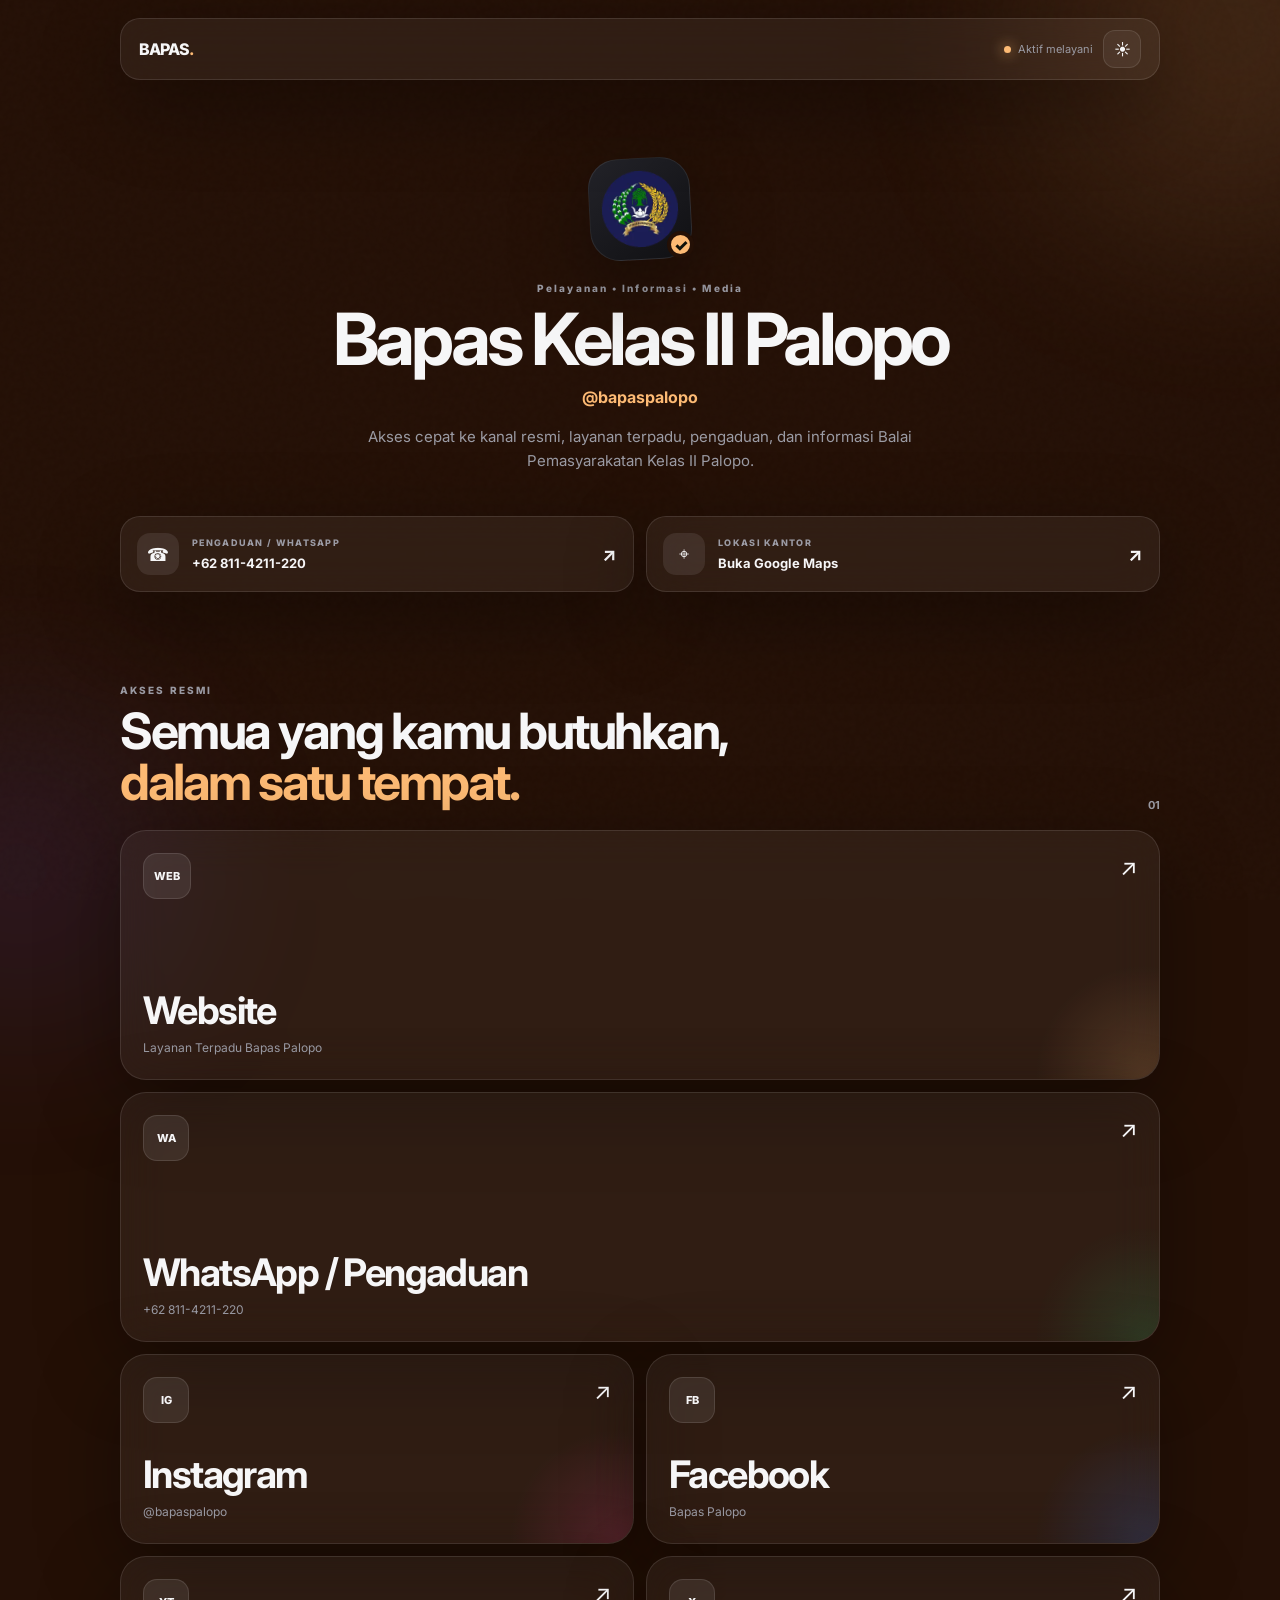
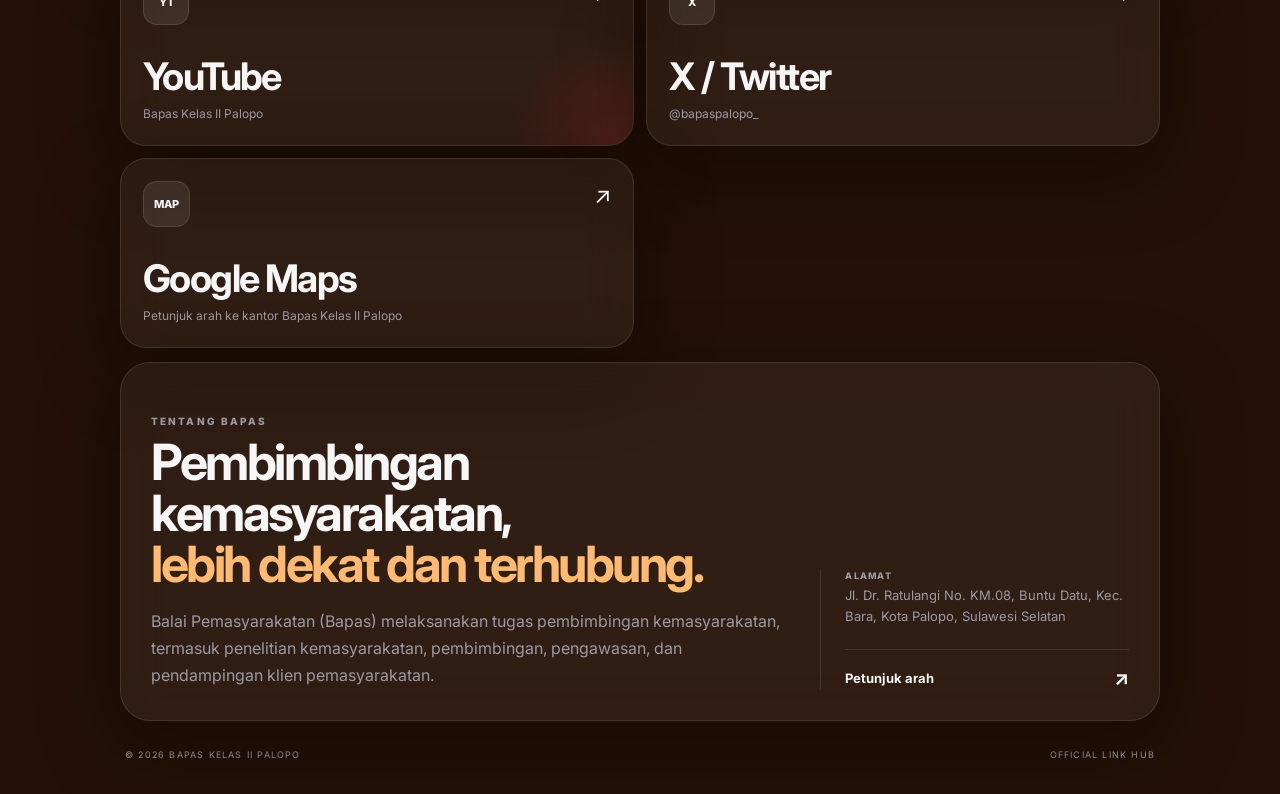
<file: index.html>
<!doctype html>
<html lang="id" data-theme="dark">
<head>
  <meta charset="UTF-8">
  <meta name="viewport" content="width=device-width,initial-scale=1,viewport-fit=cover">
  <meta name="theme-color" content="#09090b">
  <meta name="description" content="Portal tautan resmi Balai Pemasyarakatan Kelas II Palopo">
  <title>Bapas Kelas II Palopo — Link Hub</title>
  <link rel="preconnect" href="https://fonts.googleapis.com">
  <link rel="preconnect" href="https://fonts.gstatic.com" crossorigin>
  <link href="https://fonts.googleapis.com/css2?family=Inter:wght@400;500;600;700;800&display=swap" rel="stylesheet">
  <link rel="stylesheet" href="style.css">
</head>
<body>
  <div id="loader" class="loader" aria-hidden="true">
    <div class="loader-mark"><span id="loaderText">B</span><img id="loaderImage" alt="Logo Bapas Palopo" hidden></div>
    <div class="loader-copy"><strong>BAPAS PALOPO</strong><small>Connecting official links</small></div>
    <div class="loader-line"><i></i></div>
  </div>

  <div class="noise"></div>
  <div class="bg-orb orb-one"></div><div class="bg-orb orb-two"></div>

  <main class="shell" id="page">
    <nav class="topbar glass reveal">
      <a class="brand" href="#top">BAPAS<span>.</span></a>
      <div class="nav-actions">
        <span class="status"><i></i><span id="statusText">Aktif melayani</span></span>
        <button id="themeBtn" class="icon-btn" aria-label="Ganti tema">☀</button>
      </div>
    </nav>

    <section class="hero reveal" id="top">
      <div class="avatar-wrap"><div class="avatar" id="avatarBox"><span id="avatarText">BP</span><img id="avatarImage" alt="Logo Bapas Palopo" hidden></div><span class="verified">✓</span></div>
      <p class="eyebrow" id="tagline">PELAYANAN • INFORMASI • MEDIA</p>
      <h1 id="name">Bapas Kelas II Palopo</h1>
      <p class="handle" id="handle">@bapaspalopo</p>
      <p class="intro" id="bio">Akses cepat ke kanal resmi, layanan terpadu, pengaduan, dan informasi Balai Pemasyarakatan Kelas II Palopo.</p>
    </section>

    <section class="quick-contact reveal">
      <a id="phoneQuick" class="quick-card glass" href="#"><span class="quick-icon">☎</span><span><small>PENGADUAN / WHATSAPP</small><strong id="phoneText">+62 811-4211-220</strong></span><b>↗</b></a>
      <a id="mapsQuick" class="quick-card glass" href="#" target="_blank" rel="noopener noreferrer"><span class="quick-icon">⌖</span><span><small>LOKASI KANTOR</small><strong>Buka Google Maps</strong></span><b>↗</b></a>
    </section>

    <section class="links-section">
      <div class="section-head reveal"><div><p class="eyebrow">AKSES RESMI</p><h2>Semua yang kamu butuhkan,<br><span>dalam satu tempat.</span></h2></div><span class="section-index">01</span></div>
      <div class="links-grid" id="linksGrid"></div>
    </section>

    <section class="about-card glass reveal">
      <div class="about-copy"><p class="eyebrow">TENTANG BAPAS</p><h2>Pembimbingan kemasyarakatan,<br><span>lebih dekat dan terhubung.</span></h2><p id="aboutText"></p></div>
      <div class="about-meta"><div><small>ALAMAT</small><p id="addressText"></p></div><a id="aboutMaps" href="#" target="_blank" rel="noopener noreferrer">Petunjuk arah <span>↗</span></a></div>
    </section>

    <footer><span>© 2026 BAPAS KELAS II PALOPO</span><span>OFFICIAL LINK HUB</span></footer>
  </main>

  <script src="script.js"></script>
</body>
</html>
</file>
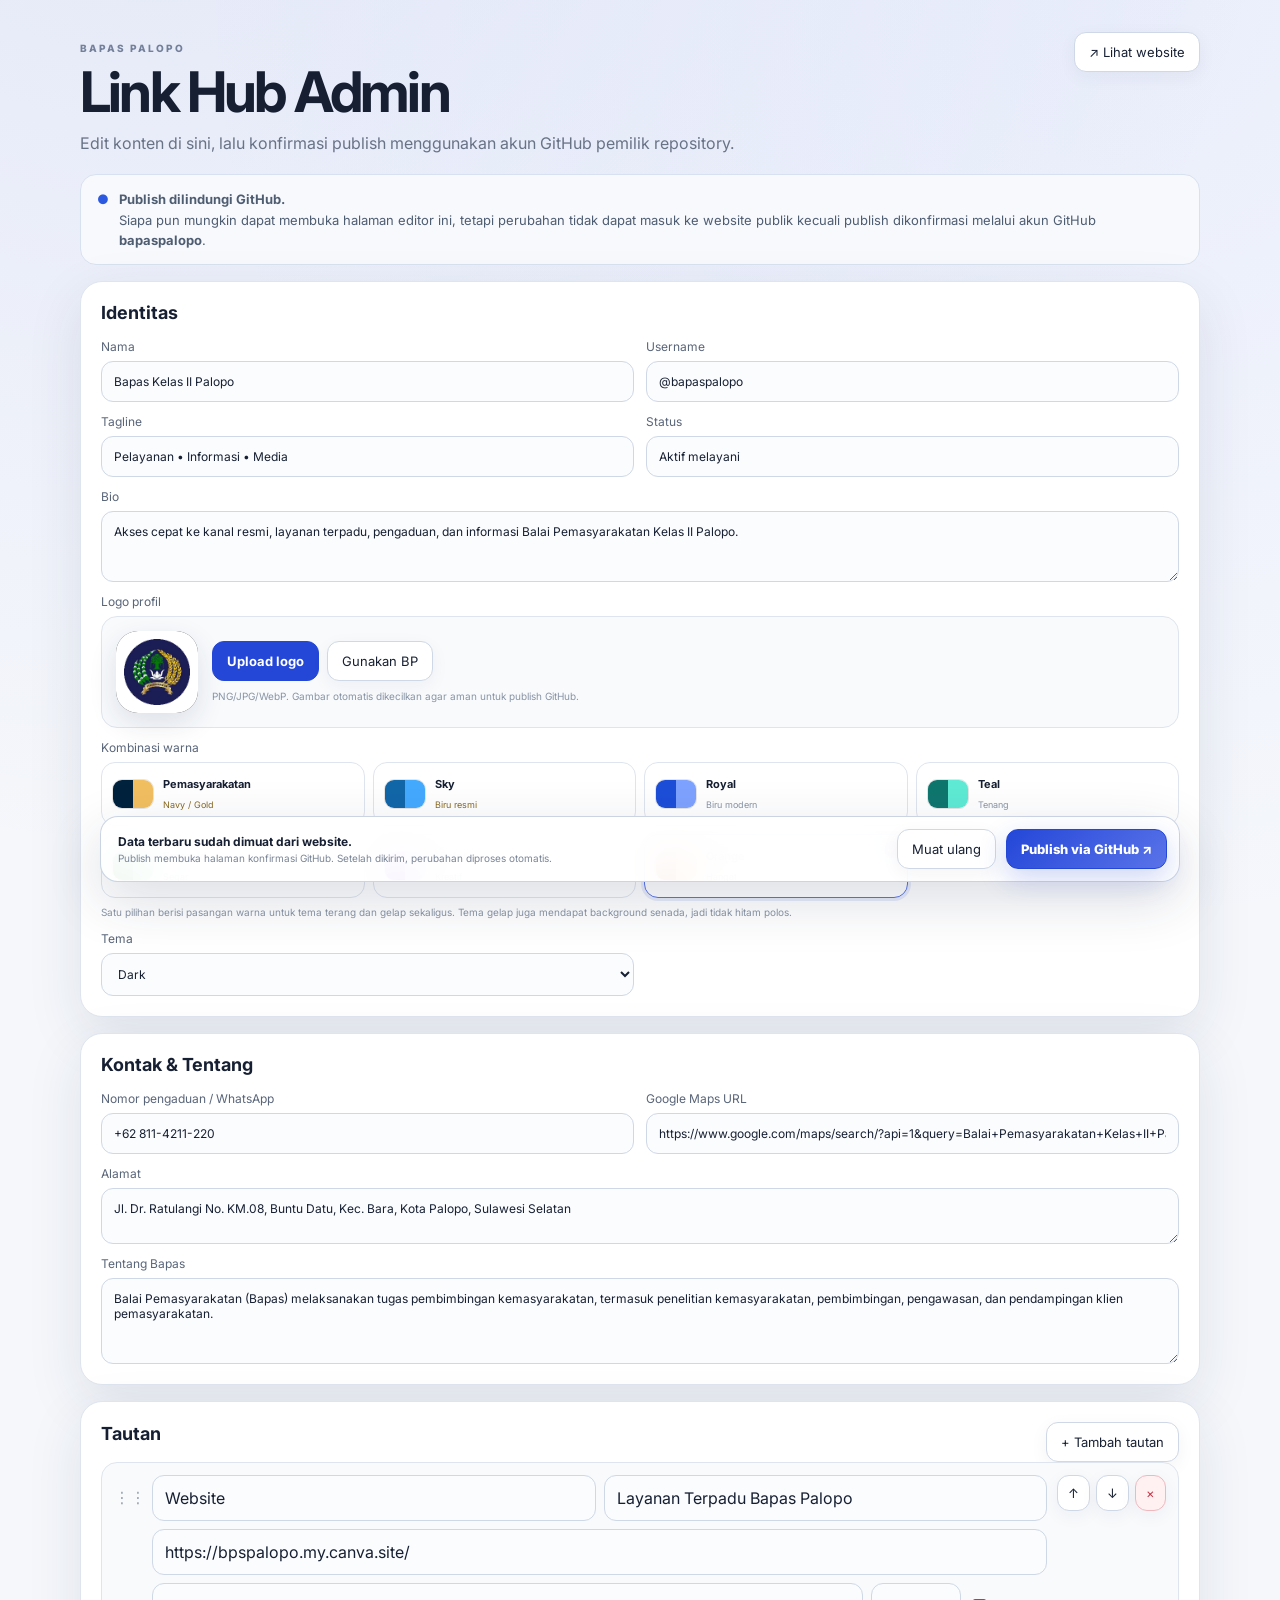
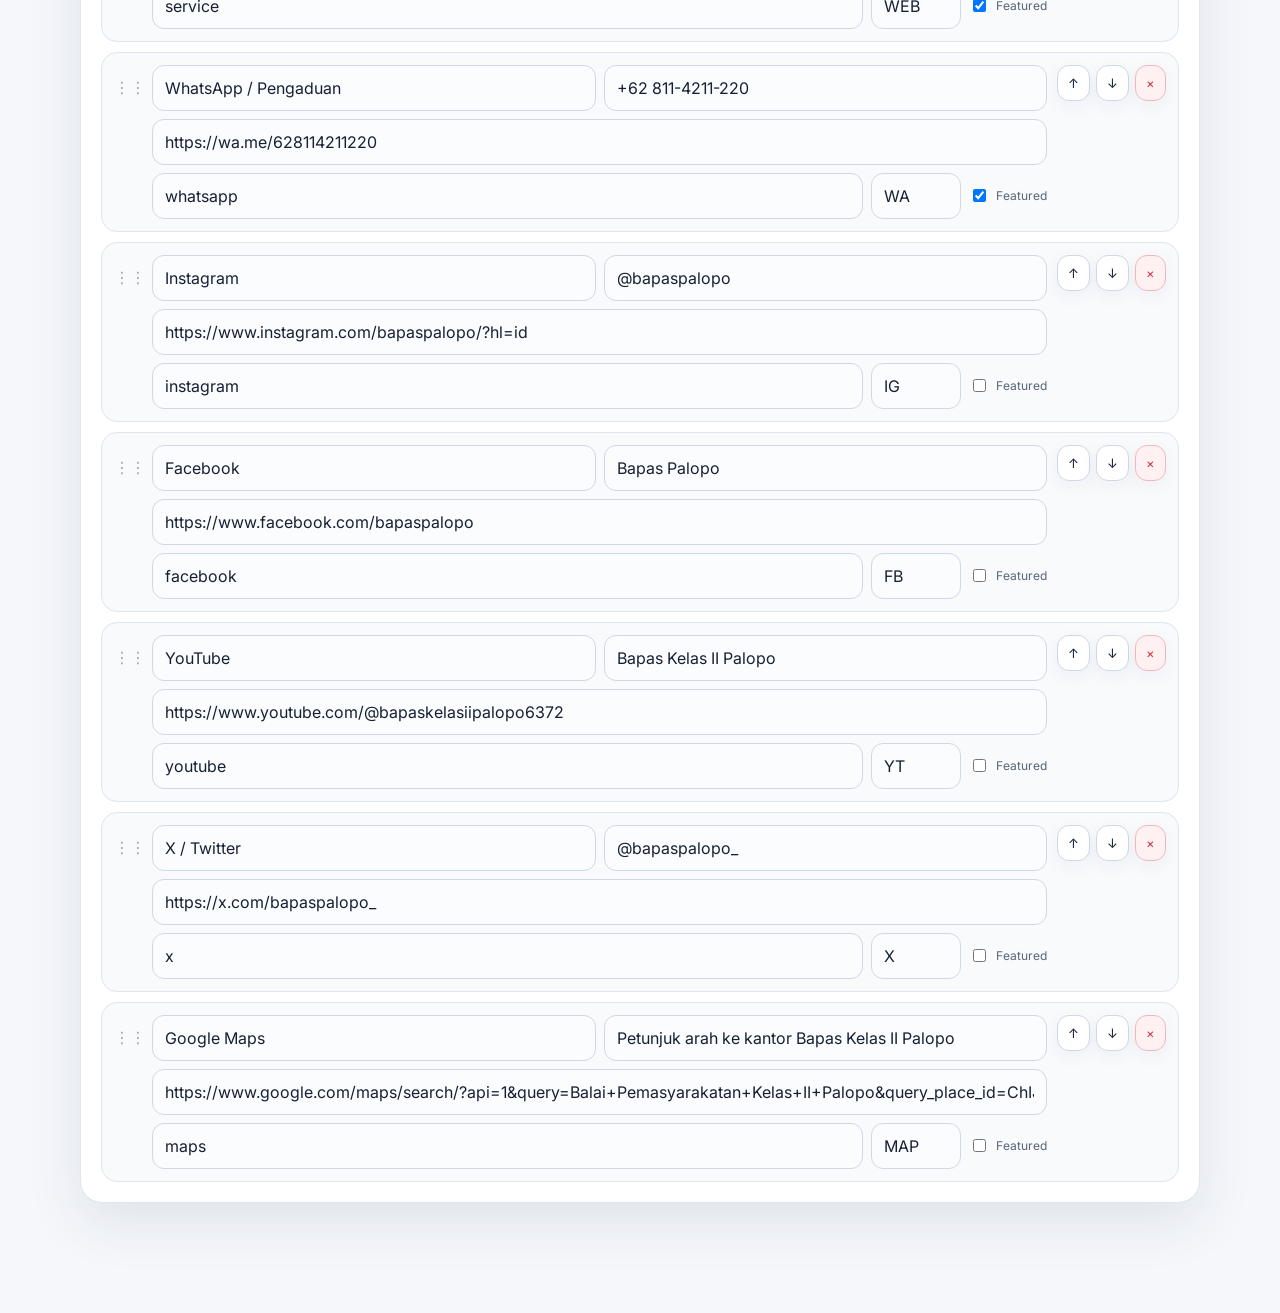
<file: admin/index.html>
<!doctype html>
<html lang="id">
<head>
  <meta charset="UTF-8">
  <meta name="viewport" content="width=device-width,initial-scale=1">
  <meta name="robots" content="noindex,nofollow">
  <title>Admin — Bapas Palopo Link Hub</title>
  <link rel="preconnect" href="https://fonts.googleapis.com">
  <link rel="preconnect" href="https://fonts.gstatic.com" crossorigin>
  <link href="https://fonts.googleapis.com/css2?family=Inter:wght@400;500;600;700;800&display=swap" rel="stylesheet">
  <link rel="stylesheet" href="admin.css">
</head>
<body>
  <main class="admin-shell">
    <header>
      <div><p class="eyebrow">BAPAS PALOPO</p><h1>Link Hub Admin</h1><p class="muted">Edit konten di sini, lalu konfirmasi publish menggunakan akun GitHub pemilik repository.</p></div>
      <div class="header-actions"><a class="ghost" href="../" target="_blank">↗ Lihat website</a></div>
    </header>
    <section class="notice secure"><span>●</span><div><b>Publish dilindungi GitHub.</b><br>Siapa pun mungkin dapat membuka halaman editor ini, tetapi perubahan tidak dapat masuk ke website publik kecuali publish dikonfirmasi melalui akun GitHub <b>bapaspalopo</b>.</div></section>
    <div class="layout">
      <section class="panel"><h2>Identitas</h2><div class="form-grid">
        <label>Nama<input id="name"></label><label>Username<input id="handle"></label><label>Tagline<input id="tagline"></label><label>Status<input id="status"></label><label class="full">Bio<textarea id="bio" rows="3"></textarea></label><label class="full">Logo profil
  <div class="logo-upload">
    <div class="logo-preview" id="logoPreview"><span id="logoPreviewText">BP</span><img id="logoPreviewImage" alt="Preview logo" hidden></div>
    <div class="logo-upload-actions">
      <label class="upload-logo-btn">Upload logo<input id="logoFile" type="file" accept="image/png,image/jpeg,image/webp"></label>
      <button type="button" id="removeLogo" class="ghost">Gunakan BP</button>
      <small class="field-help">PNG/JPG/WebP. Gambar otomatis dikecilkan agar aman untuk publish GitHub.</small>
    </div>
  </div>
  <input id="logoMode" type="hidden">
  <input id="logoText" type="hidden">
  <input id="logoData" type="hidden">
</label><label class="full">Kombinasi warna
  <input id="accent" type="hidden">
  <input id="accentPreset" type="hidden">
  <input id="accentLight" type="hidden">
  <input id="accentDark" type="hidden">
  <input id="darkBg" type="hidden">
  <div class="color-presets" id="colorPresets" aria-label="Pilihan kombinasi warna">
    <button type="button" class="color-swatch official" data-preset="pas" data-light="#00223D" data-dark="#F1BF60" data-bg="#071B2A" title="Pemasyarakatan Navy + Gold"><span class="pair"><i style="--swatch:#00223D"></i><i style="--swatch:#F1BF60"></i></span><b>Pemasyarakatan</b><small>Navy / Gold</small></button>
    <button type="button" class="color-swatch official" data-preset="sky" data-light="#1267A8" data-dark="#44AAFE" data-bg="#071827" title="Kemenimipas Sky"><span class="pair"><i style="--swatch:#1267A8"></i><i style="--swatch:#44AAFE"></i></span><b>Sky</b><small>Biru resmi</small></button>
    <button type="button" class="color-swatch" data-preset="royal" data-light="#1D4ED8" data-dark="#7EA2FF" data-bg="#0A1020" title="Royal Blue"><span class="pair"><i style="--swatch:#1D4ED8"></i><i style="--swatch:#7EA2FF"></i></span><b>Royal</b><small>Biru modern</small></button>
    <button type="button" class="color-swatch" data-preset="teal" data-light="#0F766E" data-dark="#5EEAD4" data-bg="#071C1A" title="Teal"><span class="pair"><i style="--swatch:#0F766E"></i><i style="--swatch:#5EEAD4"></i></span><b>Teal</b><small>Tenang</small></button>
    <button type="button" class="color-swatch" data-preset="emerald" data-light="#15803D" data-dark="#6EE7A0" data-bg="#081A11" title="Emerald"><span class="pair"><i style="--swatch:#15803D"></i><i style="--swatch:#6EE7A0"></i></span><b>Emerald</b><small>Segar</small></button>
    <button type="button" class="color-swatch" data-preset="violet" data-light="#6D28D9" data-dark="#C4B5FD" data-bg="#130B24" title="Violet"><span class="pair"><i style="--swatch:#6D28D9"></i><i style="--swatch:#C4B5FD"></i></span><b>Violet</b><small>Kreatif</small></button>
    <button type="button" class="color-swatch" data-preset="orange" data-light="#C2410C" data-dark="#FDBA74" data-bg="#241006" title="Orange"><span class="pair"><i style="--swatch:#C2410C"></i><i style="--swatch:#FDBA74"></i></span><b>Orange</b><small>Hangat</small></button>
  </div>
  <small class="field-help">Satu pilihan berisi pasangan warna untuk tema terang dan gelap sekaligus. Tema gelap juga mendapat background senada, jadi tidak hitam polos.</small>
</label><label>Tema<select id="theme"><option value="dark">Dark</option><option value="light">Light</option></select></label>
      </div></section>
      <section class="panel"><h2>Kontak & Tentang</h2><div class="form-grid">
        <label>Nomor pengaduan / WhatsApp<input id="phone"></label><label>Google Maps URL<input id="maps"></label><label class="full">Alamat<textarea id="address" rows="2"></textarea></label><label class="full">Tentang Bapas<textarea id="about" rows="4"></textarea></label>
      </div></section>
      <section class="panel"><div class="panel-head"><h2>Tautan</h2><button id="addLink">+ Tambah tautan</button></div><div id="linkList" class="link-list"></div></section>
    </div>
    <section class="publish-bar"><div><strong id="saveState">Data dimuat dari website.</strong><small>Publish membuka halaman konfirmasi GitHub. Setelah dikirim, perubahan diproses otomatis.</small></div><button id="reloadBtn">Muat ulang</button><button id="publishBtn" class="primary">Publish via GitHub ↗</button></section>
  </main>
  <template id="linkTemplate"><article class="link-editor"><div class="drag">⋮⋮</div><div class="fields"><div class="two"><input data-k="title" placeholder="Judul"><input data-k="subtitle" placeholder="Deskripsi"></div><input data-k="url" placeholder="https://..."><div class="three"><input data-k="platform" placeholder="platform: instagram"><input data-k="icon" placeholder="IG"><label class="check"><input data-k="featured" type="checkbox"> Featured</label></div></div><div class="row-actions"><button data-act="up">↑</button><button data-act="down">↓</button><button data-act="delete" class="danger">×</button></div></article></template>
  <script src="admin.js"></script>
</body>
</html>
</file>
<file: style.css>
:root{--dark-bg:#071B2A;--bg:var(--dark-bg);--surface:rgba(255,255,255,.055);--surface2:rgba(255,255,255,.085);--text:#f6f6f7;--muted:#9b9ba4;--line:rgba(255,255,255,.11);--accent:#b7ff3c;--shadow:0 24px 80px rgba(0,0,0,.35)}html[data-theme="light"]{--bg:#f3f3ef;--surface:rgba(255,255,255,.72);--surface2:#fff;--text:#111114;--muted:#707078;--line:rgba(0,0,0,.09);--shadow:0 24px 70px rgba(30,30,30,.09)}*{box-sizing:border-box}html{scroll-behavior:smooth}body{margin:0;background:var(--bg);color:var(--text);font-family:Inter,system-ui,sans-serif;min-height:100vh;overflow-x:hidden;transition:background .35s,color .35s}a{color:inherit;text-decoration:none}button{font:inherit}.shell{width:min(1040px,calc(100% - 28px));margin:auto;padding:18px 0 34px;position:relative;z-index:2}.glass,.link-card,.about-card,.quick-card{background:var(--surface);border:1px solid var(--line);backdrop-filter:blur(22px);-webkit-backdrop-filter:blur(22px);box-shadow:var(--shadow)}.topbar{height:62px;border-radius:20px;padding:0 18px;display:flex;align-items:center;justify-content:space-between;position:sticky;top:10px;z-index:20}.brand{font-weight:800;letter-spacing:-1px}.brand span,.hero .handle,.section-head h2 span,.about-card h2 span{color:var(--accent)}.nav-actions{display:flex;gap:10px;align-items:center}.status{font-size:11px;color:var(--muted);display:flex;gap:7px;align-items:center}.status i{width:7px;height:7px;border-radius:50%;background:var(--accent);box-shadow:0 0 14px var(--accent)}.icon-btn{border:1px solid var(--line);background:var(--surface);color:var(--text);width:38px;height:38px;border-radius:12px;cursor:pointer}.hero{text-align:center;padding:78px 16px 42px}.avatar-wrap{width:102px;height:102px;margin:auto;position:relative}.avatar{width:102px;height:102px;border-radius:30px;display:grid;place-items:center;font-size:28px;font-weight:800;background:linear-gradient(145deg,#232329,#101013);color:#fff!important;text-shadow:0 1px 8px rgba(0,0,0,.45);border:1px solid rgba(255,255,255,.08);box-shadow:var(--shadow);transform:rotate(-3deg);overflow:hidden;position:relative}.avatar #avatarText{position:relative;z-index:1}.avatar #avatarImage{width:100%;height:100%;object-fit:contain;padding:12px;display:block;background:transparent}html[data-theme="light"] .avatar{background:linear-gradient(145deg,#2f3038,#17181d);color:#fff!important;border-color:rgba(0,0,0,.08)}.verified{position:absolute;right:-3px;bottom:2px;width:27px;height:27px;border-radius:50%;display:grid;place-items:center;background:var(--accent);color:#10120b;font-weight:900;border:4px solid var(--bg)}.eyebrow{font-size:10px;font-weight:800;letter-spacing:2.1px;color:var(--muted);margin:22px 0 10px}.hero h1{font-size:clamp(42px,7vw,72px);letter-spacing:-4px;line-height:.98;margin:0 auto;max-width:850px}.handle{font-weight:700;margin:12px 0 0}.intro{max-width:610px;margin:18px auto 0;color:var(--muted);line-height:1.65;font-size:15px}.quick-contact{display:grid;grid-template-columns:1fr 1fr;gap:12px;margin-bottom:70px}.quick-card{border-radius:20px;padding:16px;display:grid;grid-template-columns:auto 1fr auto;align-items:center;gap:13px;transition:.22s transform,.22s background,.22s border-color}.quick-card:hover{transform:translateY(-3px);background:var(--surface2);border-color:color-mix(in srgb,var(--accent) 30%,transparent)}.quick-icon{width:42px;height:42px;border-radius:13px;background:var(--surface2);display:grid;place-items:center;font-size:18px}.quick-card small,.about-meta small{display:block;color:var(--muted);font-size:9px;letter-spacing:1.3px;font-weight:800;margin-bottom:4px}.quick-card strong{font-size:13px}.quick-card b{font-size:19px}.links-section{margin-top:8px}.section-head{display:flex;justify-content:space-between;gap:20px;align-items:flex-end;margin-bottom:18px}.section-head h2,.about-card h2{font-size:clamp(32px,5vw,50px);letter-spacing:-2.5px;line-height:1.02;margin:4px 0}.section-index{font-size:11px;color:var(--muted);font-weight:700}.links-grid{display:grid;grid-template-columns:repeat(12,1fr);gap:12px}.link-card{grid-column:span 6;border-radius:26px;padding:22px;min-height:190px;display:flex;flex-direction:column;justify-content:space-between;position:relative;overflow:hidden;transition:.22s transform,.22s border-color,.22s background}.link-card:hover{transform:translateY(-4px);background:var(--surface2);border-color:color-mix(in srgb,var(--accent) 35%,transparent)}.link-card.featured{grid-column:span 12;min-height:250px}.link-top{display:flex;justify-content:space-between;align-items:flex-start}.icon-badge{min-width:46px;height:46px;padding:0 10px;border-radius:14px;background:var(--surface2);border:1px solid var(--line);display:grid;place-items:center;font-size:11px;font-weight:800}.arrow{font-size:23px;transition:.2s}.link-card:hover .arrow{transform:translate(4px,-4px)}.link-card h3{font-size:clamp(24px,4vw,38px);letter-spacing:-1.6px;margin:0 0 6px}.link-card p{margin:0;color:var(--muted);font-size:12px;line-height:1.5}.link-card:after{content:"";position:absolute;width:220px;height:220px;border-radius:50%;right:-95px;bottom:-105px;pointer-events:none;opacity:.75}.link-card.featured:after{background:radial-gradient(circle,color-mix(in srgb,var(--accent) 22%,transparent),transparent 70%)}.link-card[data-platform="instagram"]:after{background:radial-gradient(circle,rgba(255,70,150,.22),transparent 70%)}.link-card[data-platform="facebook"]:after{background:radial-gradient(circle,rgba(55,125,255,.22),transparent 70%)}.link-card[data-platform="youtube"]:after{background:radial-gradient(circle,rgba(255,55,55,.19),transparent 70%)}.link-card[data-platform="whatsapp"]:after{background:radial-gradient(circle,rgba(48,220,130,.19),transparent 70%)}.about-card{margin-top:14px;border-radius:30px;padding:30px;min-height:280px;display:grid;grid-template-columns:1.35fr .65fr;gap:28px;align-items:end}.about-copy>p:last-child{max-width:660px;color:var(--muted);line-height:1.7;margin:18px 0 0}.about-meta{border-left:1px solid var(--line);padding-left:24px}.about-meta p{font-size:13px;line-height:1.6;color:var(--muted);margin:0 0 22px}.about-meta a{display:flex;justify-content:space-between;align-items:center;border-top:1px solid var(--line);padding-top:16px;font-size:13px;font-weight:700}.about-meta a span{font-size:20px}footer{display:flex;justify-content:space-between;padding:28px 5px 0;color:var(--muted);font-size:9px;letter-spacing:1.2px}.bg-orb{position:fixed;border-radius:50%;filter:blur(100px);opacity:.12;pointer-events:none}.orb-one{width:420px;height:420px;background:var(--accent);right:-160px;top:-180px}.orb-two{width:300px;height:300px;background:#775cff;left:-130px;bottom:-120px}.noise{position:fixed;inset:0;pointer-events:none;z-index:1;opacity:.02;background-image:url("data:image/svg+xml,%3Csvg viewBox='0 0 180 180' xmlns='http://www.w3.org/2000/svg'%3E%3Cfilter id='n'%3E%3CfeTurbulence type='fractalNoise' baseFrequency='.9' numOctaves='4' stitchTiles='stitch'/%3E%3C/filter%3E%3Crect width='100%25' height='100%25' filter='url(%23n)' opacity='.9'/%3E%3C/svg%3E")}.reveal{opacity:0;transform:translateY(20px);transition:opacity .72s ease,transform .72s ease}.reveal.visible{opacity:1;transform:none}.loader{position:fixed;inset:0;z-index:999;background:#09090b;color:#fff;display:flex;flex-direction:column;align-items:center;justify-content:center;gap:18px;transition:opacity .65s ease,visibility .65s ease}.loader.done{opacity:0;visibility:hidden}.loader-mark{width:74px;height:74px;border-radius:24px;border:1px solid rgba(255,255,255,.12);display:grid;place-items:center;position:relative;overflow:hidden;background:rgba(255,255,255,.04)}.loader-mark:before{content:"";position:absolute;inset:-45%;background:conic-gradient(from 0deg,transparent 0 58%,var(--accent) 72%,transparent 86%);animation:loaderSpin 1.2s linear infinite}.loader-mark:after{content:"";position:absolute;inset:3px;border-radius:21px;background:#0d0d10}.loader-mark span{position:relative;z-index:2;font-size:28px;font-weight:800;letter-spacing:-2px;color:#fff}.loader-mark img{position:relative;z-index:2;width:54px;height:54px;object-fit:contain;display:block;padding:4px;border-radius:15px;background:transparent}.loader-copy{text-align:center}.loader-copy strong{display:block;font-size:12px;letter-spacing:2.4px}.loader-copy small{display:block;margin-top:7px;color:#7f7f88;font-size:10px}.loader-line{width:170px;height:2px;background:#1d1d22;border-radius:999px;overflow:hidden}.loader-line i{display:block;width:40%;height:100%;background:var(--accent);border-radius:999px;animation:loaderLine 1.15s ease-in-out infinite}.page-ready .topbar{animation:pageDrop .7s ease both}@keyframes loaderSpin{to{transform:rotate(360deg)}}@keyframes loaderLine{0%{transform:translateX(-110%)}50%{transform:translateX(105%)}100%{transform:translateX(330%)}}@keyframes pageDrop{from{transform:translateY(-10px);opacity:0}to{transform:none;opacity:1}}@media(max-width:720px){.shell{width:min(100% - 18px,1040px)}.hero{padding:58px 10px 32px}.hero h1{letter-spacing:-2.6px}.quick-contact{grid-template-columns:1fr;margin-bottom:54px}.section-head{align-items:flex-start}.section-index{display:none}.links-grid{gap:10px}.link-card,.link-card.featured{grid-column:span 12;min-height:180px;padding:19px}.about-card{grid-template-columns:1fr;padding:22px}.about-meta{border-left:0;border-top:1px solid var(--line);padding-left:0;padding-top:20px}footer{flex-direction:column;gap:8px;text-align:center}}@media(prefers-reduced-motion:reduce){*{animation:none!important;transition:none!important}.reveal{opacity:1;transform:none}.loader{display:none}}
</file>
<file: admin/admin.css>
*{box-sizing:border-box}
:root{
 --bg:#f5f7fb;
 --panel:#ffffff;
 --panel-soft:#f8fafc;
 --text:#172033;
 --muted:#687386;
 --line:#dfe5ee;
 --line-strong:#cfd8e6;
 --accent:#2447d8;
 --accent-soft:#eef2ff;
 --danger:#c83a4b;
 --danger-soft:#fff1f2;
 --shadow:0 18px 55px rgba(30,45,80,.10);
}
body{
 margin:0;
 min-height:100vh;
 font-family:Inter,system-ui,sans-serif;
 color:var(--text);
 background:
  radial-gradient(circle at 12% -10%,rgba(36,71,216,.09),transparent 34%),
  radial-gradient(circle at 88% 0,rgba(89,125,255,.07),transparent 30%),
  var(--bg);
}
.hidden{display:none!important}
.admin-shell{width:min(1120px,calc(100% - 28px));margin:auto;padding:32px 0 110px}
header{display:flex;justify-content:space-between;align-items:flex-start;gap:20px;margin-bottom:18px}
.header-actions{display:flex;gap:8px;flex-wrap:wrap}
h1{font-size:clamp(34px,6vw,56px);letter-spacing:-2.8px;line-height:1;margin:5px 0 10px}
.eyebrow{font-size:10px;letter-spacing:2px;color:#74809a;font-weight:800}
.muted{color:var(--muted);margin:0;line-height:1.65}
.ghost,.back,button{
 border:1px solid var(--line-strong);
 background:#fff;
 color:var(--text);
 border-radius:12px;
 padding:11px 14px;
 font:inherit;
 font-size:13px;
 cursor:pointer;
 text-decoration:none;
 box-shadow:0 5px 18px rgba(31,45,80,.05);
 transition:.18s ease;
}
.ghost:hover,.back:hover,button:hover{transform:translateY(-1px);border-color:#aebbd0;background:#f9fbff}
.notice{
 border:1px solid #d8e1f0;
 background:#f7f9fd;
 color:#4f5d72;
 border-radius:16px;
 padding:14px 16px;
 font-size:13px;
 line-height:1.55;
 margin-bottom:16px;
}
.notice.secure{display:flex;gap:10px}
.notice.secure>span{color:#2b59e0}
.layout{display:grid;gap:16px}
.panel{
 border:1px solid var(--line);
 background:var(--panel);
 border-radius:22px;
 padding:20px;
 box-shadow:var(--shadow);
}
.panel h2{margin:0 0 16px;font-size:18px}
.panel-head{display:flex;justify-content:space-between;align-items:center;gap:12px}
.form-grid{display:grid;grid-template-columns:repeat(2,1fr);gap:12px}
.full{grid-column:span 2}
label{display:flex;flex-direction:column;gap:7px;font-size:12px;color:#596579}
input,textarea,select{
 width:100%;
 border:1px solid var(--line-strong);
 background:#fbfcfe;
 color:var(--text);
 border-radius:12px;
 padding:12px;
 font:inherit;
 outline:none;
 transition:.18s ease;
}
input::placeholder,textarea::placeholder{color:#9aa5b5}
input:focus,textarea:focus,select:focus{
 border-color:#6e87ec;
 background:#fff;
 box-shadow:0 0 0 3px rgba(36,71,216,.10);
}
.color-presets{display:grid;grid-template-columns:repeat(4,minmax(0,1fr));gap:8px}
.color-swatch{position:relative;display:grid;grid-template-columns:42px 1fr;grid-template-rows:auto auto;column-gap:9px;align-items:center;text-align:left;padding:10px;border:1px solid var(--line);background:#fff;border-radius:14px;box-shadow:none;min-height:64px}
.color-swatch:hover{transform:translateY(-1px);border-color:#aebbd0;background:#fbfcff}
.color-swatch .pair{grid-row:1/3;width:42px;height:30px;border-radius:10px;overflow:hidden;display:grid;grid-template-columns:1fr 1fr;border:1px solid rgba(0,0,0,.10);box-shadow:inset 0 0 0 1px rgba(255,255,255,.18)}
.color-swatch .pair i{display:block;background:var(--swatch)}
.color-swatch b{font-size:11px;color:var(--text);line-height:1.1}
.color-swatch small{font-size:9px;color:#8994a6;line-height:1.1}
.color-swatch.active{border-color:#5875ea;box-shadow:0 0 0 3px rgba(36,71,216,.10)}
.color-swatch.active:after{content:"✓";position:absolute;top:6px;right:7px;width:16px;height:16px;border-radius:50%;display:grid;place-items:center;background:#2447d8;color:#fff;font-size:10px;font-weight:800}
.color-swatch.official small{color:#8a6a20}
.field-help{font-size:10px;color:#8994a6;line-height:1.4}
.logo-upload{display:flex;align-items:center;gap:14px;padding:14px;border:1px solid var(--line);background:var(--panel-soft);border-radius:16px}
.logo-preview{width:82px;height:82px;flex:0 0 82px;border-radius:22px;background:linear-gradient(145deg,#2f3038,#17181d);display:grid;place-items:center;overflow:hidden;color:#fff;font-size:23px;font-weight:800;box-shadow:0 10px 28px rgba(30,45,80,.12)}
.logo-preview img{width:100%;height:100%;object-fit:contain;padding:8px;background:#fff}
.logo-upload-actions{display:flex;align-items:flex-start;gap:8px;flex-wrap:wrap}
.logo-upload-actions .field-help{width:100%}
.upload-logo-btn{display:inline-flex;align-items:center;justify-content:center;border:1px solid #2447d8;background:#2447d8;color:#fff;border-radius:12px;padding:11px 14px;font-size:13px;font-weight:700;cursor:pointer}
.upload-logo-btn input{display:none}
.link-list{display:grid;gap:10px}
.link-editor{
 display:grid;
 grid-template-columns:28px 1fr auto;
 gap:10px;
 align-items:start;
 border:1px solid var(--line);
 background:var(--panel-soft);
 border-radius:16px;
 padding:12px;
}
.drag{color:#9aa5b5;user-select:none;padding-top:12px}
.fields{display:grid;gap:8px}
.two{display:grid;grid-template-columns:1fr 1fr;gap:8px}
.three{display:grid;grid-template-columns:1fr 90px auto;gap:8px;align-items:center}
.check{flex-direction:row;align-items:center;white-space:nowrap}
.check input{width:auto}
.row-actions{display:flex;gap:6px}
.row-actions button{padding:9px 10px}
.primary{
 background:linear-gradient(135deg,#2447d8,#5a73e9);
 color:#fff;
 border-color:#2447d8;
 font-weight:800;
 box-shadow:0 10px 28px rgba(36,71,216,.22);
}
.primary:hover{background:linear-gradient(135deg,#1f3fc5,#4f67dd)}
.danger{
 border-color:#efb8bf!important;
 color:var(--danger)!important;
 background:var(--danger-soft)!important;
}
.publish-bar{
 position:fixed;
 left:50%;
 bottom:18px;
 transform:translateX(-50%);
 width:min(1080px,calc(100% - 28px));
 z-index:30;
 border:1px solid rgba(200,210,226,.95);
 background:rgba(255,255,255,.94);
 backdrop-filter:blur(20px);
 border-radius:18px;
 padding:12px;
 display:flex;
 align-items:center;
 gap:10px;
 box-shadow:0 18px 55px rgba(30,45,80,.16);
}
.publish-bar>div{margin-right:auto;padding:0 5px}
.publish-bar strong{font-size:12px;display:block;color:var(--text)}
.publish-bar small{color:#7a8597;font-size:10px;margin-top:3px;display:block}
.auth-gate{
 min-height:100vh;
 display:grid;
 place-items:center;
 padding:24px;
 background:radial-gradient(circle at 50% -10%,rgba(36,71,216,.10),transparent 38%),var(--bg);
}
.auth-card{
 width:min(520px,100%);
 border:1px solid var(--line);
 background:#fff;
 border-radius:28px;
 padding:28px;
 box-shadow:0 30px 90px rgba(30,45,80,.15);
}
.auth-logo{
 width:62px;
 height:62px;
 border-radius:20px;
 display:grid;
 place-items:center;
 background:linear-gradient(135deg,#2447d8,#617bed);
 color:#fff;
 font-weight:900;
 font-size:20px;
 margin-bottom:22px;
}
.auth-card h1{font-size:clamp(32px,6vw,48px);margin-bottom:16px}
.auth-card label{margin-top:22px}
.wide{width:100%;margin-top:10px}
.message{min-height:18px;font-size:12px;margin:10px 0;color:#c83a4b}
.message.ok{color:#247a4b}
.back{display:inline-block;margin-top:10px;background:transparent;border:0;padding-left:0;color:#728099;box-shadow:none}
.saving{opacity:.65;pointer-events:none}

@media(max-width:720px){
 header{flex-direction:column}
 .form-grid{grid-template-columns:1fr}
 .full{grid-column:auto}
 .link-editor{grid-template-columns:1fr}
 .drag{display:none}
 .row-actions{justify-content:flex-end}
 .two,.three{grid-template-columns:1fr}
 .color-presets{grid-template-columns:repeat(2,minmax(0,1fr))}
 .logo-upload{align-items:flex-start}
 .panel{padding:15px}
 .publish-bar{align-items:stretch;flex-wrap:wrap}
 .publish-bar>div{width:100%;margin:0}
 .publish-bar button{flex:1}
 .auth-card{padding:21px}
}
</file>
